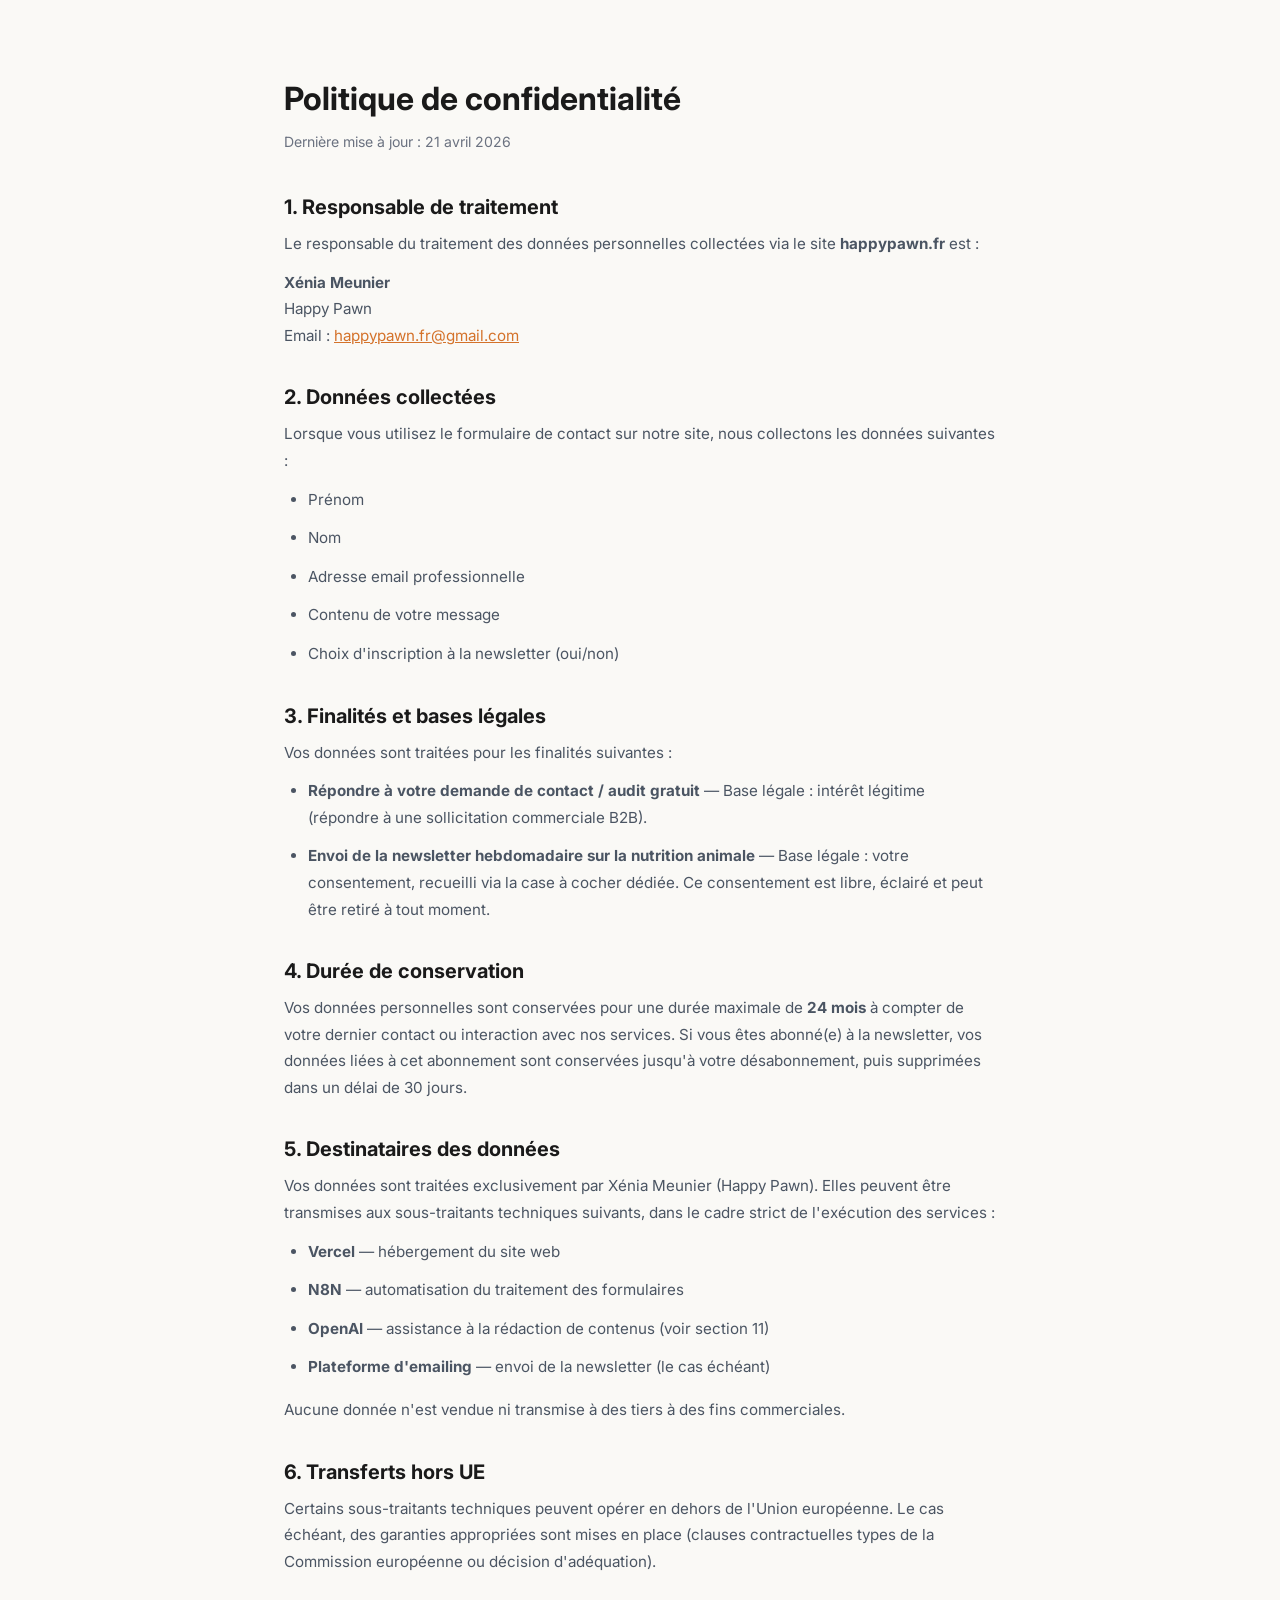
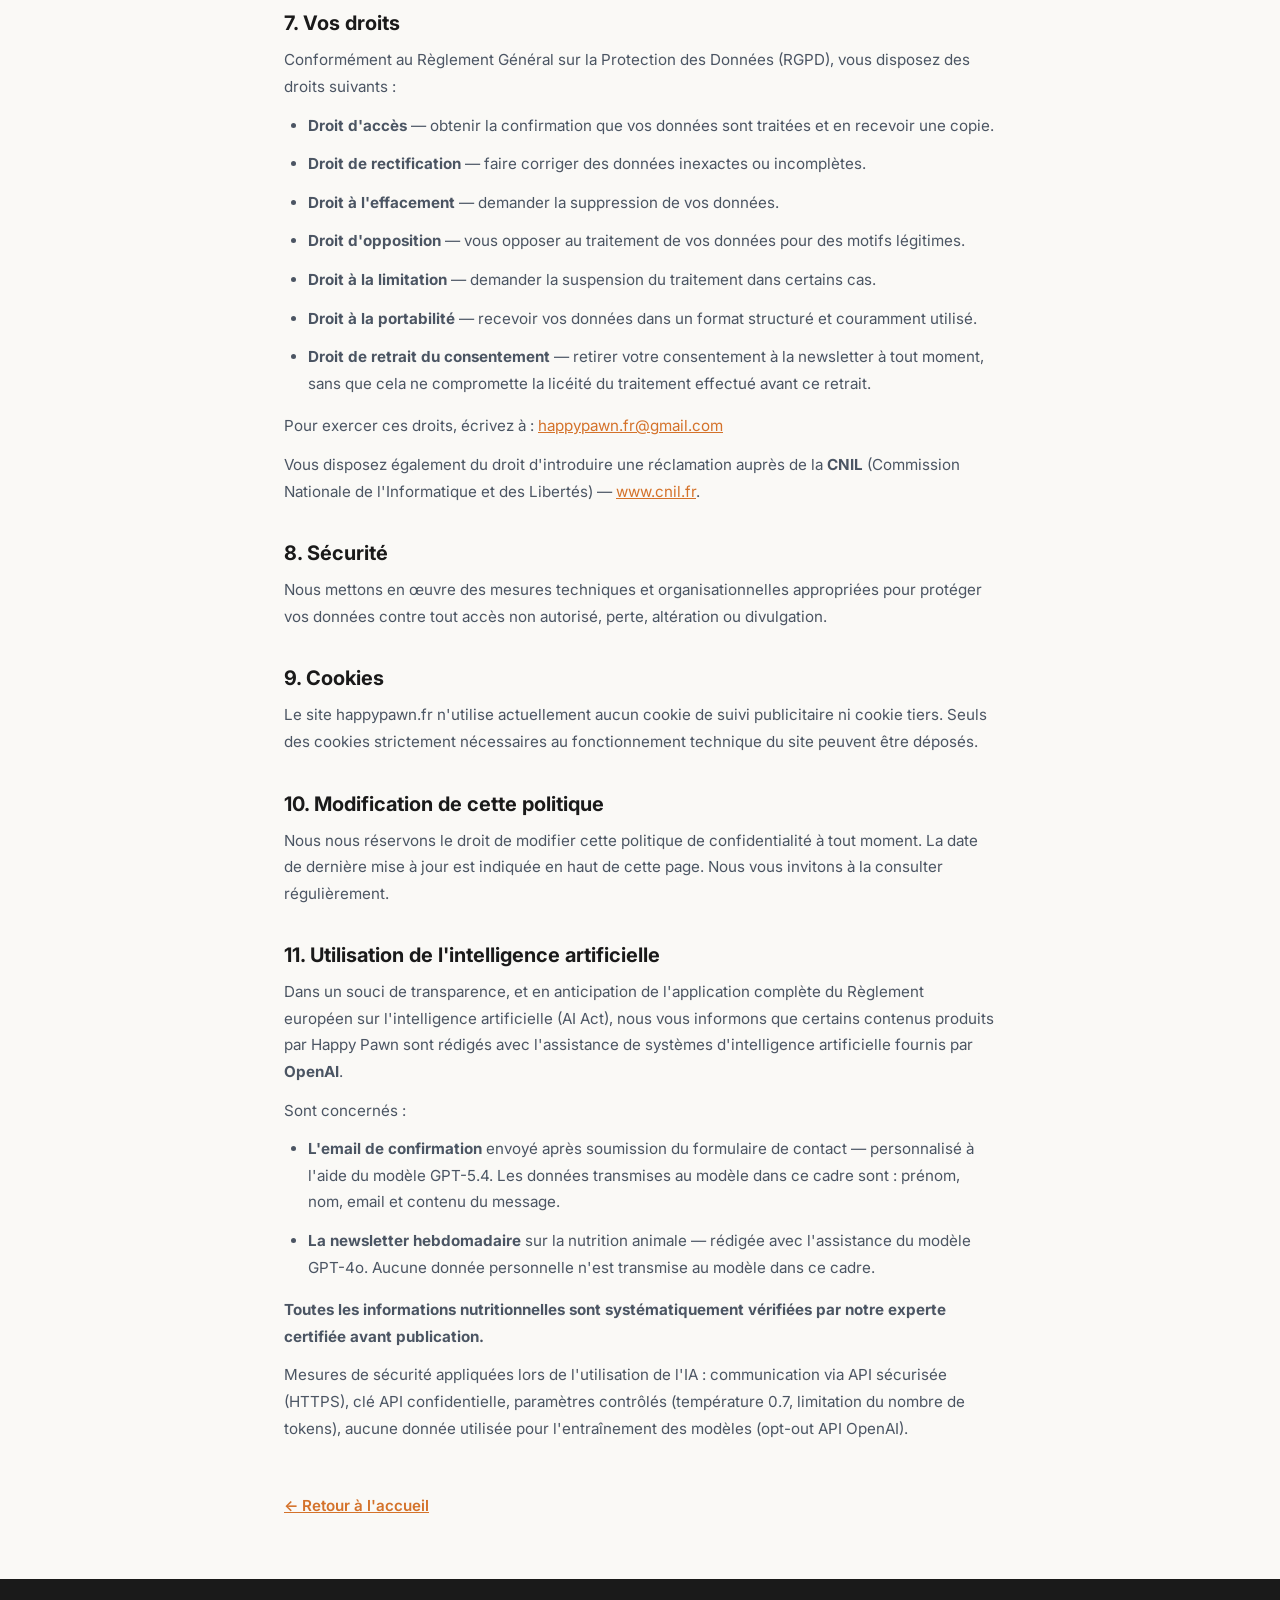
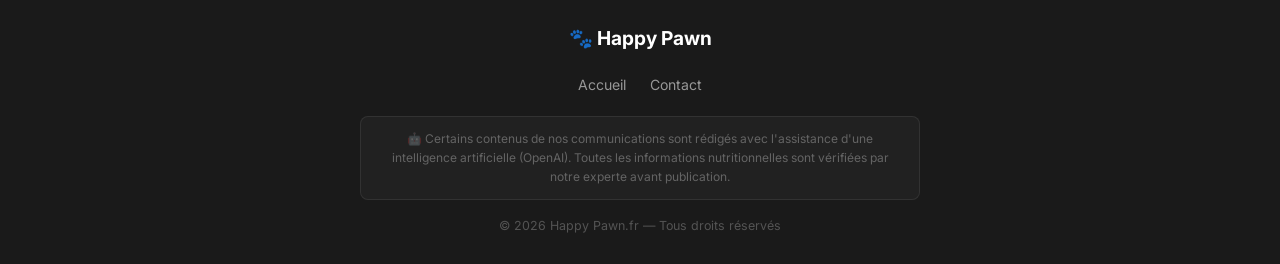
<file: politique-de-confidentialite.html>
<!DOCTYPE html>
<html lang="fr">
<head>
    <meta charset="UTF-8">
    <meta name="viewport" content="width=device-width, initial-scale=1.0">
    <meta name="description" content="Politique de confidentialité — Happy Pawn">
    <meta name="robots" content="noindex">
    <title>Politique de confidentialité — Happy Pawn</title>
    <link rel="stylesheet" href="css/style.css">
    <link rel="preconnect" href="https://fonts.googleapis.com">
    <link rel="preconnect" href="https://fonts.gstatic.com" crossorigin>
    <link href="https://fonts.googleapis.com/css2?family=Inter:wght@400;500;600;700;800&display=swap" rel="stylesheet">
    <link rel="icon" type="image/svg+xml" href="data:image/svg+xml,<svg xmlns='http://www.w3.org/2000/svg' viewBox='0 0 100 100'><text y='.9em' font-size='90'>🐾</text></svg>">
</head>
<body>

    <div class="page-legal">

        <h1>Politique de confidentialité</h1>
        <p class="page-legal-date">Dernière mise à jour : 21 avril 2026</p>

        <h2>1. Responsable de traitement</h2>
        <p>
            Le responsable du traitement des données personnelles collectées via le site 
            <strong>happypawn.fr</strong> est :
        </p>
        <p>
            <strong>Xénia Meunier</strong><br>
            Happy Pawn<br>
            Email : <a href="mailto:happypawn.fr@gmail.com">happypawn.fr@gmail.com</a>
        </p>

        <h2>2. Données collectées</h2>
        <p>
            Lorsque vous utilisez le formulaire de contact sur notre site, nous collectons 
            les données suivantes :
        </p>
        <ul>
            <li>Prénom</li>
            <li>Nom</li>
            <li>Adresse email professionnelle</li>
            <li>Contenu de votre message</li>
            <li>Choix d'inscription à la newsletter (oui/non)</li>
        </ul>

        <h2>3. Finalités et bases légales</h2>
        <p>
            Vos données sont traitées pour les finalités suivantes :
        </p>
        <ul>
            <li>
                <strong>Répondre à votre demande de contact / audit gratuit</strong> — 
                Base légale : intérêt légitime (répondre à une sollicitation commerciale B2B).
            </li>
            <li>
                <strong>Envoi de la newsletter hebdomadaire sur la nutrition animale</strong> — 
                Base légale : votre consentement, recueilli via la case à cocher dédiée. 
                Ce consentement est libre, éclairé et peut être retiré à tout moment.
            </li>
        </ul>

        <h2>4. Durée de conservation</h2>
        <p>
            Vos données personnelles sont conservées pour une durée maximale de 
            <strong>24 mois</strong> à compter de votre dernier contact ou interaction avec nos services. 
            Si vous êtes abonné(e) à la newsletter, vos données liées à cet abonnement sont conservées 
            jusqu'à votre désabonnement, puis supprimées dans un délai de 30 jours.
        </p>

        <h2>5. Destinataires des données</h2>
        <p>
            Vos données sont traitées exclusivement par Xénia Meunier (Happy Pawn). 
            Elles peuvent être transmises aux sous-traitants techniques suivants, dans le cadre 
            strict de l'exécution des services :
        </p>
        <ul>
            <li><strong>Vercel</strong> — hébergement du site web</li>
            <li><strong>N8N</strong> — automatisation du traitement des formulaires</li>
            <li><strong>OpenAI</strong> — assistance à la rédaction de contenus (voir section 11)</li>
            <li><strong>Plateforme d'emailing</strong> — envoi de la newsletter (le cas échéant)</li>
        </ul>
        <p>
            Aucune donnée n'est vendue ni transmise à des tiers à des fins commerciales.
        </p>

        <h2>6. Transferts hors UE</h2>
        <p>
            Certains sous-traitants techniques peuvent opérer en dehors de l'Union européenne. 
            Le cas échéant, des garanties appropriées sont mises en place (clauses contractuelles 
            types de la Commission européenne ou décision d'adéquation).
        </p>

        <h2>7. Vos droits</h2>
        <p>
            Conformément au Règlement Général sur la Protection des Données (RGPD), 
            vous disposez des droits suivants :
        </p>
        <ul>
            <li><strong>Droit d'accès</strong> — obtenir la confirmation que vos données sont traitées et en recevoir une copie.</li>
            <li><strong>Droit de rectification</strong> — faire corriger des données inexactes ou incomplètes.</li>
            <li><strong>Droit à l'effacement</strong> — demander la suppression de vos données.</li>
            <li><strong>Droit d'opposition</strong> — vous opposer au traitement de vos données pour des motifs légitimes.</li>
            <li><strong>Droit à la limitation</strong> — demander la suspension du traitement dans certains cas.</li>
            <li><strong>Droit à la portabilité</strong> — recevoir vos données dans un format structuré et couramment utilisé.</li>
            <li><strong>Droit de retrait du consentement</strong> — retirer votre consentement à la newsletter à tout moment, sans que cela ne compromette la licéité du traitement effectué avant ce retrait.</li>
        </ul>
        <p>
            Pour exercer ces droits, écrivez à : 
            <a href="mailto:happypawn.fr@gmail.com">happypawn.fr@gmail.com</a>
        </p>
        <p>
            Vous disposez également du droit d'introduire une réclamation auprès de la 
            <strong>CNIL</strong> (Commission Nationale de l'Informatique et des Libertés) — 
            <a href="https://www.cnil.fr" target="_blank" rel="noopener noreferrer">www.cnil.fr</a>.
        </p>

        <h2>8. Sécurité</h2>
        <p>
            Nous mettons en œuvre des mesures techniques et organisationnelles appropriées 
            pour protéger vos données contre tout accès non autorisé, perte, altération ou divulgation.
        </p>

        <h2>9. Cookies</h2>
        <p>
            Le site happypawn.fr n'utilise actuellement aucun cookie de suivi publicitaire 
            ni cookie tiers. Seuls des cookies strictement nécessaires au fonctionnement technique 
            du site peuvent être déposés.
        </p>

        <h2>10. Modification de cette politique</h2>
        <p>
            Nous nous réservons le droit de modifier cette politique de confidentialité à tout moment. 
            La date de dernière mise à jour est indiquée en haut de cette page. Nous vous invitons 
            à la consulter régulièrement.
        </p>

        <h2>11. Utilisation de l'intelligence artificielle</h2>
        <p>
            Dans un souci de transparence, et en anticipation de l'application complète du 
            Règlement européen sur l'intelligence artificielle (AI Act), nous vous informons que 
            certains contenus produits par Happy Pawn sont rédigés avec l'assistance de systèmes 
            d'intelligence artificielle fournis par <strong>OpenAI</strong>.
        </p>
        <p>
            Sont concernés :
        </p>
        <ul>
            <li>
                <strong>L'email de confirmation</strong> envoyé après soumission du formulaire de contact 
                — personnalisé à l'aide du modèle GPT-5.4. Les données transmises au modèle dans ce cadre 
                sont : prénom, nom, email et contenu du message.
            </li>
            <li>
                <strong>La newsletter hebdomadaire</strong> sur la nutrition animale 
                — rédigée avec l'assistance du modèle GPT-4o. Aucune donnée personnelle n'est transmise 
                au modèle dans ce cadre.
            </li>
        </ul>
        <p>
            <strong>Toutes les informations nutritionnelles sont systématiquement vérifiées par notre 
            experte certifiée avant publication.</strong>
        </p>
        <p>
            Mesures de sécurité appliquées lors de l'utilisation de l'IA : communication via API 
            sécurisée (HTTPS), clé API confidentielle, paramètres contrôlés (température 0.7, 
            limitation du nombre de tokens), aucune donnée utilisée pour l'entraînement des modèles 
            (opt-out API OpenAI).
        </p>

        <a href="index.html" class="page-legal-back">← Retour à l'accueil</a>

    </div>

    <footer class="footer">
        <div class="container footer-content">
            <div class="footer-brand">
                <span class="footer-logo">🐾 Happy Pawn</span>
            </div>
            <div class="footer-links">
                <a href="index.html">Accueil</a>
                <a href="mailto:happypawn.fr@gmail.com">Contact</a>
            </div>
            <p class="footer-ia-notice">
                🤖 Certains contenus de nos communications sont rédigés avec l'assistance d'une intelligence artificielle (OpenAI). 
                Toutes les informations nutritionnelles sont vérifiées par notre experte avant publication.
            </p>
            <p class="footer-copy">© 2026 Happy Pawn.fr — Tous droits réservés</p>
        </div>
    </footer>

</body>
</html>
</file>
<file: css/style.css>
/* ══════════════════════════════════════
   VARIABLES & RESET
   ══════════════════════════════════════ */
:root {
    --orange: #D4722A;
    --orange-light: #E8913A;
    --orange-dark: #B85D1E;
    --orange-bg: #FFF7F0;
    --amber: #C8841E;
    --white: #FFFFFF;
    --off-white: #FAF9F6;
    --dark: #1A1A1A;
    --gray: #6B7280;
    --gray-light: #E5E7EB;
    --red: #DC2626;
    --red-light: #FEF2F2;
    --shadow-sm: 0 1px 3px rgba(0, 0, 0, 0.08);
    --shadow: 0 4px 6px -1px rgba(0, 0, 0, 0.1), 0 2px 4px -2px rgba(0, 0, 0, 0.06);
    --shadow-lg: 0 10px 25px -5px rgba(0, 0, 0, 0.1), 0 8px 10px -6px rgba(0, 0, 0, 0.06);
    --radius: 12px;
    --radius-lg: 16px;
    --transition: all 0.3s cubic-bezier(0.4, 0, 0.2, 1);
}

*,
*::before,
*::after {
    margin: 0;
    padding: 0;
    box-sizing: border-box;
}

html {
    scroll-behavior: smooth;
    font-size: 16px;
}

body {
    font-family: 'Inter', -apple-system, BlinkMacSystemFont, 'Segoe UI', sans-serif;
    color: var(--dark);
    background: var(--off-white);
    line-height: 1.6;
    -webkit-font-smoothing: antialiased;
    -moz-osx-font-smoothing: grayscale;
}

h1, h2, h3 {
    line-height: 1.2;
    font-weight: 700;
}

a {
    text-decoration: none;
    color: inherit;
}

.container {
    max-width: 1100px;
    margin: 0 auto;
    padding: 0 24px;
}

.hidden {
    display: none !important;
}

.highlight-orange {
    color: var(--orange);
}

.highlight-red {
    color: var(--red);
}

/* ══════════════════════════════════════
   BOUTONS
   ══════════════════════════════════════ */
.btn {
    display: inline-flex;
    align-items: center;
    justify-content: center;
    gap: 8px;
    font-family: inherit;
    font-weight: 600;
    font-size: 1rem;
    padding: 14px 28px;
    border-radius: var(--radius);
    border: none;
    cursor: pointer;
    transition: var(--transition);
    line-height: 1;
}

.btn-primary {
    background: var(--orange);
    color: var(--white);
}

.btn-primary:hover {
    background: var(--orange-dark);
    transform: translateY(-2px);
    box-shadow: var(--shadow-lg);
}

.btn-primary:active {
    transform: translateY(0);
}

.btn-hero {
    background: rgba(255, 255, 255, 0.15);
    color: var(--white);
    border: 2px solid rgba(255, 255, 255, 0.8);
    backdrop-filter: blur(4px);
    font-size: 1.1rem;
    padding: 16px 36px;
    border-radius: var(--radius);
}

.btn-hero:hover {
    background: var(--white);
    color: var(--orange-dark);
    transform: translateY(-2px);
    box-shadow: 0 8px 24px rgba(0, 0, 0, 0.2);
}

.btn-hero:active {
    transform: translateY(0);
}

.btn-secondary {
    background: transparent;
    color: var(--orange);
    border: 2px solid var(--orange);
}

.btn-secondary:hover {
    background: var(--orange);
    color: var(--white);
}

.btn-full {
    width: 100%;
    font-size: 1.05rem;
    padding: 16px;
}

/* ══════════════════════════════════════
   SECTION 1 — HERO
   ══════════════════════════════════════ */
.hero {
    position: relative;
    min-height: 100vh;
    display: flex;
    align-items: center;
    justify-content: center;
    overflow: hidden;
}

.hero-bg {
    position: absolute;
    inset: 0;
    z-index: 0;
}

.hero-bg-img {
    width: 100%;
    height: 100%;
    object-fit: cover;
    display: block;
}

.hero-overlay {
    position: absolute;
    inset: 0;
    background: linear-gradient(
        180deg,
        rgba(195, 110, 40, 0.72) 0%,
        rgba(210, 120, 45, 0.65) 40%,
        rgba(180, 95, 30, 0.78) 100%
    );
}

.hero-content {
    position: relative;
    z-index: 1;
    text-align: center;
    max-width: 800px;
    padding: 80px 24px;
    color: var(--white);
}

.hero h1 {
    font-size: clamp(2rem, 5vw, 3.2rem);
    font-weight: 800;
    margin-bottom: 24px;
    letter-spacing: -0.02em;
    text-shadow: 0 2px 8px rgba(0, 0, 0, 0.15);
}

.hero-subtitle {
    font-size: clamp(0.95rem, 2vw, 1.15rem);
    color: rgba(255, 255, 255, 0.9);
    margin-bottom: 36px;
    line-height: 1.75;
    max-width: 620px;
    margin-left: auto;
    margin-right: auto;
    text-shadow: 0 1px 4px rgba(0, 0, 0, 0.1);
}

/* ══════════════════════════════════════
   SECTION 2 — PROBLÈME
   ══════════════════════════════════════ */
.probleme {
    padding: 100px 0;
    background: var(--white);
}

.probleme h2 {
    text-align: center;
    font-size: clamp(1.5rem, 3.5vw, 2.3rem);
    margin-bottom: 56px;
}

.pain-points {
    display: flex;
    flex-direction: column;
    gap: 18px;
    max-width: 720px;
    margin: 0 auto;
}

.pain-card {
    display: flex;
    align-items: flex-start;
    gap: 18px;
    padding: 22px 24px;
    background: var(--red-light);
    border-radius: var(--radius);
    border-left: 4px solid var(--red);
    transition: var(--transition);
}

.pain-card:hover {
    transform: translateX(6px);
    box-shadow: var(--shadow-sm);
}

.pain-icon {
    flex-shrink: 0;
    width: 36px;
    height: 36px;
    background: var(--red);
    color: var(--white);
    border-radius: 50%;
    display: flex;
    align-items: center;
    justify-content: center;
    font-weight: 800;
    font-size: 0.85rem;
    margin-top: 2px;
}

.pain-text p {
    color: #4B5563;
    font-size: 0.95rem;
    line-height: 1.65;
}

.transition-text {
    text-align: center;
    margin-top: 48px;
    font-size: 1.25rem;
    font-weight: 600;
    color: var(--orange);
    font-style: italic;
}

/* ══════════════════════════════════════
   SECTION 3 — BÉNÉFICES
   ══════════════════════════════════════ */
.benefices {
    padding: 100px 0;
    background: var(--off-white);
}

.benefices h2 {
    text-align: center;
    font-size: clamp(1.5rem, 3.5vw, 2.3rem);
    margin-bottom: 56px;
}

.benefits-grid {
    display: grid;
    grid-template-columns: repeat(2, 1fr);
    gap: 24px;
}

.benefit-card {
    background: var(--white);
    padding: 32px;
    border-radius: var(--radius-lg);
    box-shadow: var(--shadow);
    transition: var(--transition);
    border: 1px solid var(--gray-light);
}

.benefit-card:hover {
    transform: translateY(-6px);
    box-shadow: var(--shadow-lg);
    border-color: var(--orange);
}

.benefit-icon {
    font-size: 2rem;
    margin-bottom: 14px;
}

.benefit-card h3 {
    font-size: 1.1rem;
    margin-bottom: 8px;
    color: var(--dark);
}

.benefit-card p {
    color: var(--gray);
    font-size: 0.93rem;
    line-height: 1.65;
}

/* ══════════════════════════════════════
   SECTION 4 — FORMULAIRE
   ══════════════════════════════════════ */
.formulaire {
    padding: 100px 0;
    background: var(--white);
}

.form-wrapper {
    max-width: 580px;
    margin: 0 auto;
    background: var(--off-white);
    padding: 44px 40px;
    border-radius: var(--radius-lg);
    box-shadow: var(--shadow-lg);
    border: 1px solid var(--gray-light);
}

.form-header {
    text-align: center;
    margin-bottom: 32px;
}

.form-header h2 {
    font-size: 1.7rem;
    margin-bottom: 10px;
}

.form-header p {
    color: var(--gray);
    font-size: 0.93rem;
    line-height: 1.6;
}

.form-row {
    display: grid;
    grid-template-columns: 1fr 1fr;
    gap: 16px;
}

.form-group {
    margin-bottom: 18px;
    position: relative;
}

label {
    display: block;
    font-weight: 600;
    font-size: 0.88rem;
    margin-bottom: 6px;
    color: var(--dark);
}

.required {
    color: var(--red);
}

input[type="text"],
input[type="email"],
textarea {
    width: 100%;
    padding: 12px 14px;
    font-family: inherit;
    font-size: 0.95rem;
    border: 2px solid var(--gray-light);
    border-radius: var(--radius);
    background: var(--white);
    color: var(--dark);
    transition: var(--transition);
    outline: none;
}

input[type="text"]::placeholder,
input[type="email"]::placeholder,
textarea::placeholder {
    color: #9CA3AF;
}

input[type="text"]:focus,
input[type="email"]:focus,
textarea:focus {
    border-color: var(--orange);
    box-shadow: 0 0 0 3px rgba(212, 114, 42, 0.12);
}

input[type="text"].invalid,
input[type="email"].invalid,
textarea.invalid {
    border-color: var(--red);
    box-shadow: 0 0 0 3px rgba(220, 38, 38, 0.08);
}

input[type="text"].valid,
input[type="email"].valid,
textarea.valid {
    border-color: var(--orange);
}

textarea {
    resize: vertical;
    min-height: 120px;
}

.char-count {
    display: block;
    text-align: right;
    font-size: 0.78rem;
    color: var(--gray);
    margin-top: 4px;
}

.error-message {
    display: block;
    font-size: 0.78rem;
    color: var(--red);
    margin-top: 4px;
    min-height: 18px;
}

/* ══════════ CHECKBOX NEWSLETTER ══════════ */
.form-group-checkbox {
    margin-bottom: 16px;
}

.checkbox-label {
    display: flex;
    align-items: flex-start;
    gap: 12px;
    cursor: pointer;
    font-weight: 400;
    position: relative;
}

.checkbox-label input[type="checkbox"] {
    position: absolute;
    opacity: 0;
    width: 0;
    height: 0;
}

.checkmark {
    flex-shrink: 0;
    width: 22px;
    height: 22px;
    border: 2px solid var(--gray-light);
    border-radius: 6px;
    background: var(--white);
    transition: var(--transition);
    position: relative;
    margin-top: 1px;
}

.checkbox-label input[type="checkbox"]:checked + .checkmark {
    background: var(--orange);
    border-color: var(--orange);
}

.checkbox-label input[type="checkbox"]:checked + .checkmark::after {
    content: '';
    position: absolute;
    top: 3px;
    left: 6px;
    width: 6px;
    height: 11px;
    border: solid var(--white);
    border-width: 0 2.5px 2.5px 0;
    transform: rotate(45deg);
}

.checkbox-label input[type="checkbox"]:focus + .checkmark {
    box-shadow: 0 0 0 3px rgba(212, 114, 42, 0.2);
}

.checkbox-text {
    font-size: 0.85rem;
    color: var(--gray);
    line-height: 1.5;
}

/* ══════════ MENTION RGPD ══════════ */
.rgpd-notice {
    background: #F9FAFB;
    border: 1px solid var(--gray-light);
    border-radius: 8px;
    padding: 16px 18px;
    margin-bottom: 24px;
}

.rgpd-notice p {
    font-size: 0.78rem;
    color: #9CA3AF;
    line-height: 1.65;
}

.rgpd-notice strong {
    color: var(--gray);
}

.rgpd-notice a {
    color: var(--orange);
    text-decoration: underline;
    transition: var(--transition);
}

.rgpd-notice a:hover {
    color: var(--orange-dark);
}

/* Loader */
.loader {
    display: inline-block;
    width: 20px;
    height: 20px;
    border: 3px solid rgba(255, 255, 255, 0.3);
    border-top-color: var(--white);
    border-radius: 50%;
    animation: spin 0.7s linear infinite;
}

@keyframes spin {
    to { transform: rotate(360deg); }
}

/* Confirmation */
.confirmation {
    text-align: center;
    padding: 36px 0;
    animation: fadeUp 0.5s ease;
}

.confirmation-icon {
    font-size: 3rem;
    margin-bottom: 14px;
}

.confirmation h3 {
    font-size: 1.4rem;
    margin-bottom: 12px;
    color: var(--orange);
}

.confirmation p {
    color: var(--gray);
    margin-bottom: 24px;
    line-height: 1.7;
}

/* Erreur réseau */
.error-network {
    text-align: center;
    padding: 14px 20px;
    background: var(--red-light);
    border-radius: var(--radius);
    margin-top: 16px;
    font-size: 0.9rem;
}

.error-network a {
    color: var(--orange);
    font-weight: 600;
    text-decoration: underline;
}

/* ══════════════════════════════════════
   SECTION 5 — FOOTER
   ══════════════════════════════════════ */
.footer {
    background: var(--dark);
    color: rgba(255, 255, 255, 0.6);
    padding: 44px 0 28px;
}

.footer-content {
    text-align: center;
}

.footer-brand {
    margin-bottom: 20px;
}

.footer-logo {
    font-size: 1.2rem;
    font-weight: 700;
    color: var(--white);
}

.footer-baseline {
    font-size: 0.85rem;
    margin-top: 6px;
    color: rgba(255, 255, 255, 0.35);
}

.footer-links {
    display: flex;
    justify-content: center;
    gap: 24px;
    margin-bottom: 20px;
    flex-wrap: wrap;
}

.footer-links a {
    font-size: 0.88rem;
    color: rgba(255, 255, 255, 0.55);
    transition: var(--transition);
}

.footer-links a:hover {
    color: var(--orange-light);
}

/* ══════════ MENTION TRANSPARENCE IA — FOOTER ══════════ */
.footer-ia-notice {
    font-size: 0.75rem;
    color: rgba(255, 255, 255, 0.3);
    line-height: 1.6;
    max-width: 560px;
    margin: 0 auto 16px;
    padding: 12px 16px;
    border: 1px solid rgba(255, 255, 255, 0.08);
    border-radius: 8px;
    background: rgba(255, 255, 255, 0.03);
}

.footer-copy {
    font-size: 0.78rem;
    color: rgba(255, 255, 255, 0.25);
}

/* ══════════════════════════════════════
   PAGE POLITIQUE DE CONFIDENTIALITÉ
   ══════════════════════════════════════ */
.page-legal {
    max-width: 760px;
    margin: 0 auto;
    padding: 80px 24px 60px;
}

.page-legal h1 {
    font-size: 2rem;
    margin-bottom: 12px;
    color: var(--dark);
}

.page-legal .page-legal-date {
    font-size: 0.88rem;
    color: var(--gray);
    margin-bottom: 40px;
}

.page-legal h2 {
    font-size: 1.25rem;
    margin-top: 36px;
    margin-bottom: 12px;
    color: var(--dark);
}

.page-legal p,
.page-legal li {
    font-size: 0.95rem;
    color: #4B5563;
    line-height: 1.75;
    margin-bottom: 12px;
}

.page-legal ul {
    padding-left: 24px;
    margin-bottom: 16px;
}

.page-legal a {
    color: var(--orange);
    text-decoration: underline;
}

.page-legal a:hover {
    color: var(--orange-dark);
}

.page-legal-back {
    display: inline-flex;
    align-items: center;
    gap: 6px;
    margin-top: 40px;
    font-weight: 600;
    color: var(--orange);
    font-size: 0.95rem;
}

.page-legal-back:hover {
    color: var(--orange-dark);
}

/* ══════════════════════════════════════
   ANIMATIONS
   ══════════════════════════════════════ */
.fade-in {
    opacity: 0;
    transform: translateY(24px);
    transition: opacity 0.6s ease, transform 0.6s ease;
}

.fade-in.visible {
    opacity: 1;
    transform: translateY(0);
}

@keyframes fadeUp {
    from { opacity: 0; transform: translateY(16px); }
    to { opacity: 1; transform: translateY(0); }
}

/* ══════════════════════════════════════
   RESPONSIVE
   ══════════════════════════════════════ */
@media (max-width: 768px) {
    .hero-content {
        padding: 60px 20px;
    }

    .hero h1 {
        font-size: 1.8rem;
    }

    .benefits-grid {
        grid-template-columns: 1fr;
    }

    .form-row {
        grid-template-columns: 1fr;
    }

    .form-wrapper {
        padding: 28px 20px;
    }

    .probleme,
    .benefices,
    .formulaire {
        padding: 64px 0;
    }

    .footer-links {
        flex-direction: column;
        gap: 12px;
    }
}
</file>
